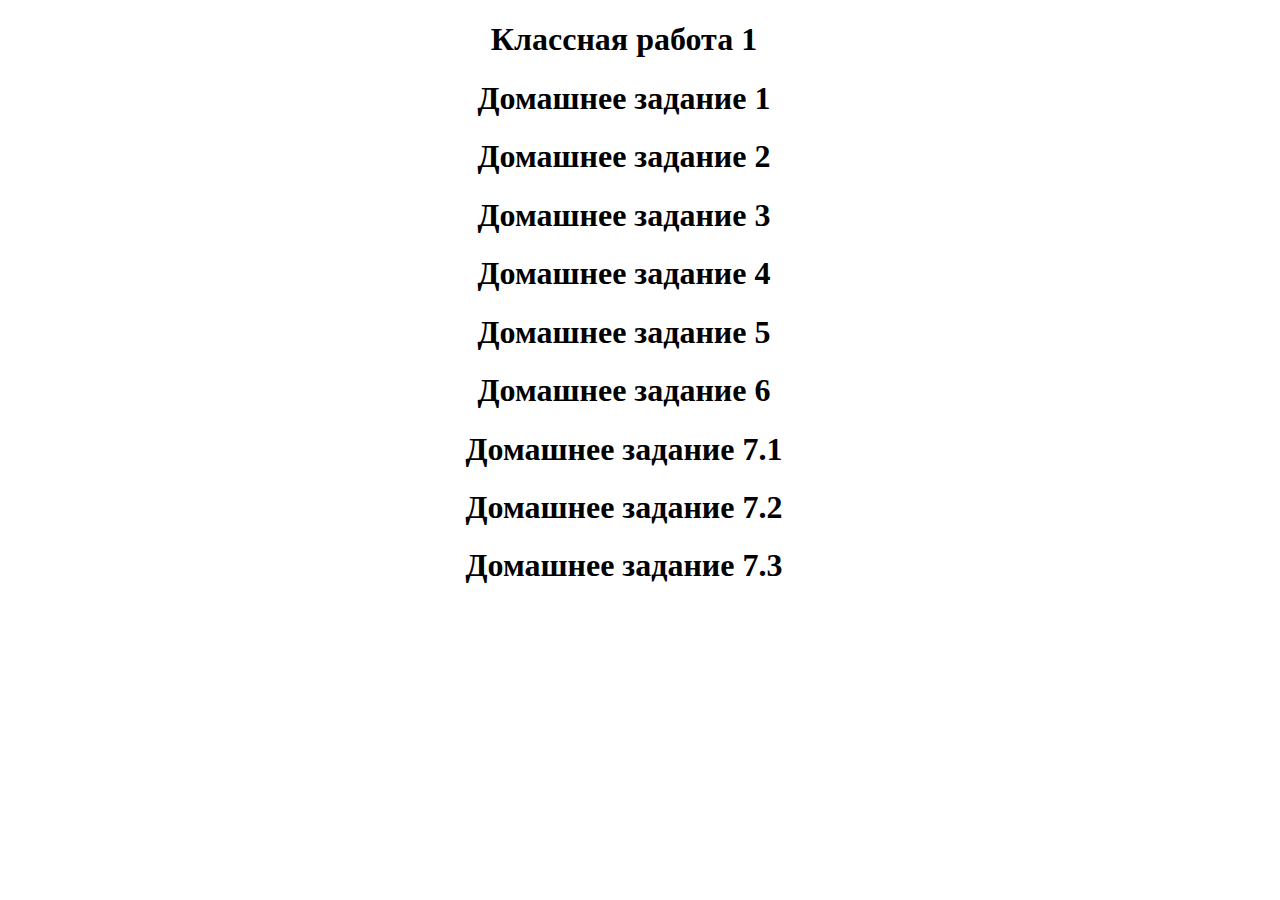
<file: index.html>
<!DOCTYPE html>
<html lang="en" dir="ltr">

<head>
  <link rel="apple-touch-icon" sizes="180x180" href="assets/apple-touch-icon.png">
  <link rel="icon" type="image/png" sizes="32x32" href="assets/favicon-32x32.png">
  <link rel="icon" type="image/png" sizes="16x16" href="assets/favicon-16x16.png">
  <link rel="manifest" href="assets/site.webmanifest">
  <link rel="mask-icon" href="assets/safari-pinned-tab.svg" color="#5bbad5">
  <meta name="msapplication-TileColor" content="#da532c">
  <meta name="theme-color" content="#ffffff">
  <meta charset="utf-8">
  <title>Дмитрий</title>
  <style media="screen">
    a {
      text-decoration: none;
      color: #000;
      padding: 2px 1px 0;
      margin: auto 1em 0 0;
    }

    a:hover {
      border-bottom: 1px solid;
      background: rgb(230, 230, 230);
    }

    a:active {
      border-bottom: 1px solid;
      background: rgb(221, 230, 255);
    }
  </style>
</head>

<body>
  <h1 align=center><a href="cw1/classwork.html">Классная работа 1</a></h1>
  <h1 align=center><a href="hw1/hw.html">Домашнее задание 1</a></h1>
  <h1 align=center><a href="hw2/hw2.html">Домашнее задание 2</a></h1>
  <h1 align=center><a href="hw3/hw3.html">Домашнее задание 3</a></h1>
  <h1 align=center><a href="hw4/hw4.html">Домашнее задание 4</a></h1>
  <h1 align=center><a href="hw5/hw5.html">Домашнее задание 5</a></h1>
  <h1 align=center><a href="hw6/hw6.html">Домашнее задание 6</a></h1>
  <h1 align=center><a href="hw7/hw7.html">Домашнее задание 7.1</a></h1>
  <h1 align=center><a href="hw7/hw7.1.html">Домашнее задание 7.2</a></h1>
  <h1 align=center><a href="hw7/hw7.2.html">Домашнее задание 7.3</a></h1>

  <!--<h1 align=center><a href="">Ошибка 404 (потом сделаю)</a></h1>-->
</body>

</html>
</file>
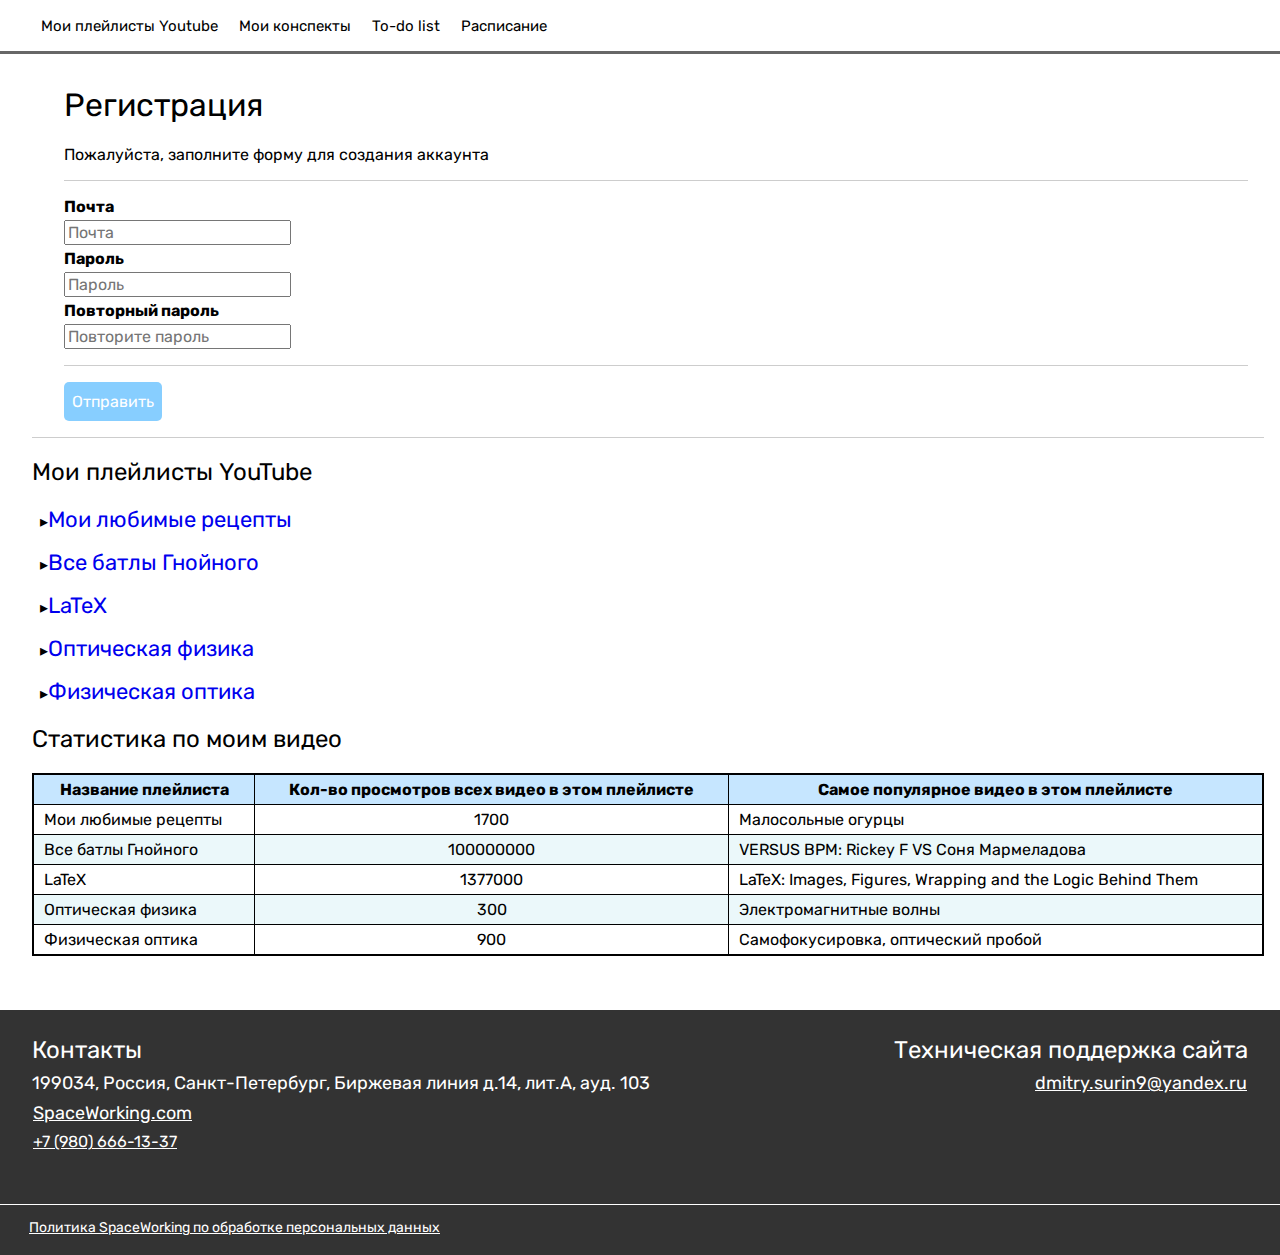
<file: hw.html>
<!DOCTYPE html>
<html lang="ru" dir="ltr">
  <head>
    <meta charset="utf-8">
    <title>Youtube-аналитика</title>
    <link rel="stylesheet" href="hw.css">
    <link rel="preconnect" href="https://fonts.googleapis.com">
    <link rel="preconnect" href="https://fonts.gstatic.com" crossorigin>
    <link href="https://fonts.googleapis.com/css2?family=Rubik&display=swap" rel="stylesheet">
  </head>
  <body>
    <header>
      <nav>
        <ul id="topmenu">
          <li>
            <a href="https://www.youtube.com/feed/library">Мои плейлисты Youtube</a>
          </li>
          <li>
            <a href="classwork.html">Мои конспекты</a>
          </li>
          <li>
            <a href="https://www.youtube.com/playlist?list=WL">To-do list</a>
          </li>
          <li>
            <a href="https://chizhik-tram.ru/schedule">Расписание</a>
          </li>
        </ul>
      </nav>
      <hr class="thick">
    </header>
    <section id="registration">
      <h1>Регистрация</h1>
      <p>Пожалуйста, заполните форму для создания аккаунта</p>
      <hr class="thin">
      <form class="reg" action="#" method="post">
        <p><b>Почта</b></p>
        <input type="text" placeholder="Почта">
        <p><b>Пароль</b></p>
        <input type="password" placeholder="Пароль">
        <p><b>Повторный пароль</b></p>
        <input type="password" placeholder="Повторите пароль">
        <hr class="thin">
        <button class="submit" type="submit" name="button">Отправить</button>
      </form>
    </section>
    <section id="playlists">
      <hr class="thin">
      <h2>Мои плейлисты YouTube</h2>
      <ul>
        <li>
          <a href="https://www.youtube.com/playlist?list=PLpUE7j4FDIeKojBnUwKLFBvMsAymsp7Ny">Мои любимые рецепты</a>
        </li>
        <li>
          <a href="https://www.youtube.com/playlist?list=PLq0I6y9SndzycF5iL-R-FuZeYuJs6JrjQ">Все батлы Гнойного</a>
        </li>
        <li>
          <a href="https://www.youtube.com/playlist?list=PL-p5XmQHB_JSQvW8_mhBdcwEyxdVX0c1T">LaTeX</a>
        </li>
        <li>
          <a href="https://www.youtube.com/playlist?list=PLYa--gJSWhNH0v1wqXVSQN5wYICPFVQ9a">Оптическая физика</a>
        </li>
        <li>
          <a href="https://www.youtube.com/playlist?list=PLYLAAGsAQhw9nEvX4BxcRMTRffGvIzMis">Физическая оптика</a>
        </li>
      </ul>
    </section>
    <section id="stats">
      <h2>Статистика по моим видео</h2>
      <table>
        <thead>
          <tr>
            <th>Название плейлиста</th>
            <th>Кол-во просмотров всех видео в этом плейлисте</th>
            <th>Самое популярное видео в этом плейлисте</th>
          </tr>
        </thead>
        <tbody>
          <tr>
            <td>Мои любимые рецепты</td>
            <td>1700</td>
            <td>Малосольные огурцы</td>
          </tr>
          <tr>
            <td>Все батлы Гнойного</td>
            <td>100000000</td>
            <td>VERSUS BPM: Rickey F VS Соня Мармеладова</td>
          </tr>
          <tr>
            <td>LaTeX</td>
            <td>1377000</td>
            <td>LaTeX: Images, Figures, Wrapping and the Logic Behind Them</td>
          </tr>
          <tr>
            <td>Оптическая физика</td>
            <td>300</td>
            <td>Электромагнитные волны</td>
          </tr>
          <tr>
            <td>Физическая оптика</td>
            <td>900</td>
            <td>Самофокусировка, оптический пробой</td>
          </tr>
        </tbody>
      </table>
      <br>
      <br>
    </section>
    <footer>
      <div id="footer">
        <div id="contacts">
          <h2>Контакты</h2>
          <p>199034, Россия, Санкт-Петербург, Биржевая линия д.14, лит.А, ауд. 103</p>
          <p><a href="https://spaceworking.com">SpaceWorking.com</a></p>
          <a href="tel:+79806661337">+7 (980) 666-13-37</a>
        </div>
        <div id="support">
          <h2>Техническая поддержка сайта</h2>
          <p><a href="mailto:dmitry.surin9@yandex.ru">dmitry.surin9@yandex.ru</a></p>
        </div>
      </div>
      <br>
      <br>
      <hr class="footer-thin">
      <p class="politics"><a href="">Политика SpaceWorking по обработке персональных данных</a></p>
      <br>
    </footer>
  </body>
</html>
</file>
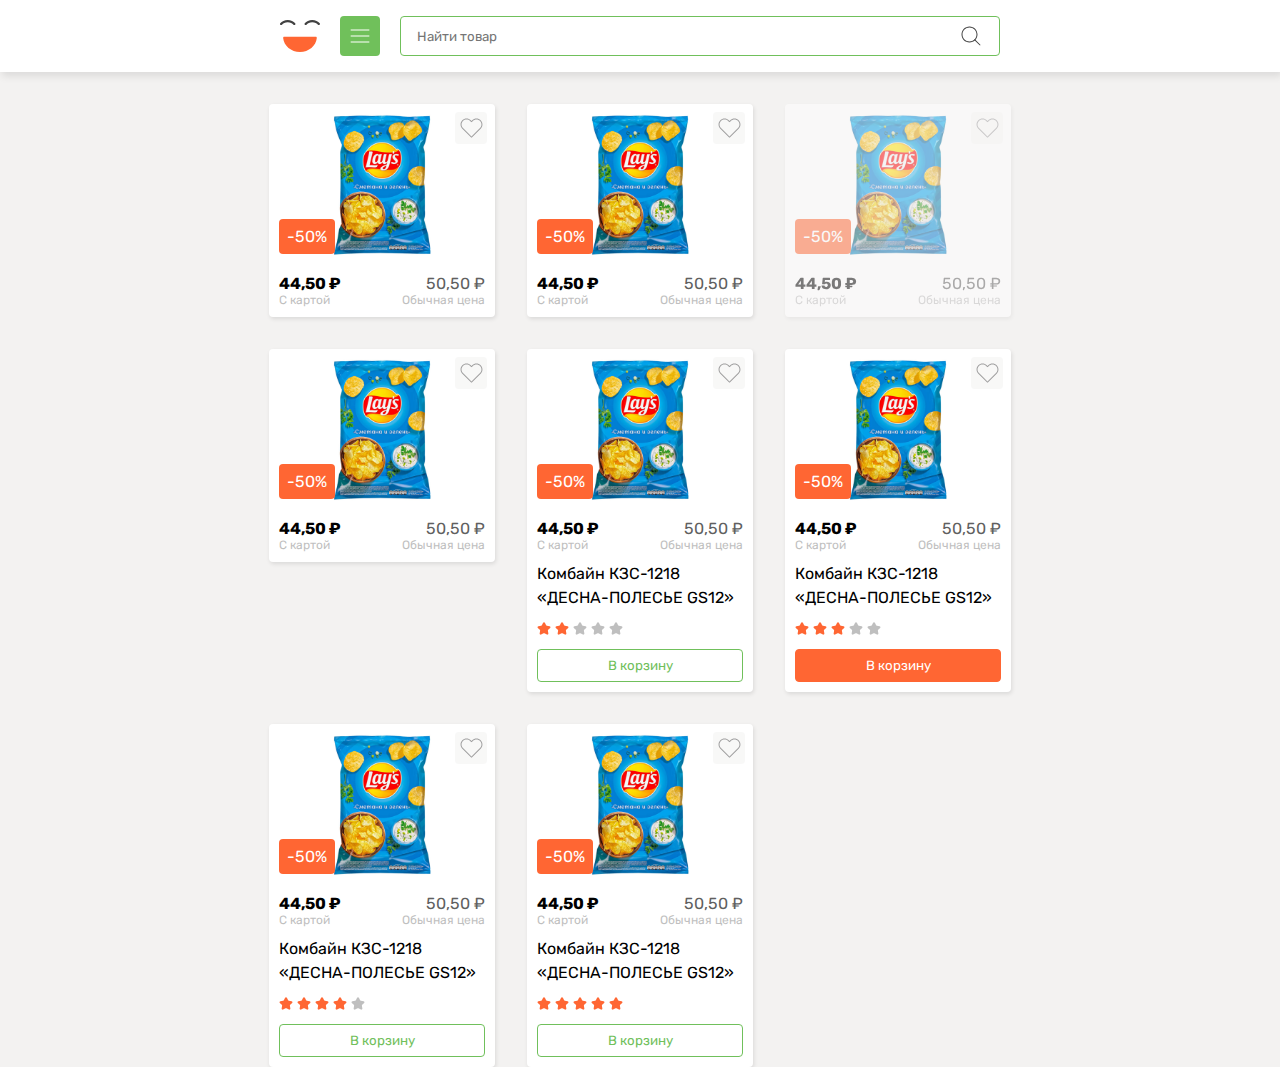
<file: hw5/hw5.html>
<!DOCTYPE html>
<html lang="en" dir="ltr">

<head>
  <meta charset="utf-8">
  <link rel="stylesheet" href="hw5.css">
  <link rel="preconnect" href="https://fonts.googleapis.com">
  <link rel="preconnect" href="https://fonts.gstatic.com" crossorigin>
  <link href="https://fonts.googleapis.com/css2?family=Rubik:wght@400;700&display=swap" rel="stylesheet">
  <title>Северяночка</title>
</head>

<body>
  <header>
    <a href="#" class="logo">
      <img src="logo-pic.svg" alt="">
      <img src="logo-text.svg" alt="">
    </a>
    <div class="catalog button">
      <img src="menu.svg" alt="">
      <span class="catalog-text">Каталог</span>
      <div class="catalog-menu">
        <div class="avatar">
          <img src="avatar.svg" alt="">
          <span>Алексей</span>
          <img src="x.svg" alt="">
        </div>
        <ul class="catalog-list">
          <li><a href="#">Хлебобулочные изделия</a></li>
          <li><a href="#">Молоко, сыр, яйцо</a></li>
          <li><a href="#">Фрукты и овощи</a></li>
          <li><a href="#">Замороженные продукты</a></li>
          <li><a href="#">Напитки</a></li>
          <li><a href="#">Кондитерские изделия</a></li>
          <li><a href="#">Чай, кофе</a></li>
          <li><a href="#">Бакалея</a></li>
          <li><a href="#">Здоровое питание</a></li>
          <li><a href="#">Зоотовары</a></li>
          <li><a href="#">Детское питание</a></li>
          <li><a href="#">Мясо, птица, колбаса</a></li>
        </ul>
      </div>
    </div>
    <div class="search">
      <input type="search" name="" value="" placeholder="Найти товар">
    </div>
    <a href="#" class="favorites">
      Избранное
    </a>
    <a href="#" class="orders">
      Заказы
    </a>
    <a href="#" class="cart">
      Корзина
      <div class="cart-counter">
        1
      </div>
    </a>
    <a href="#" class="login button">
      Войти
      <img src="log-in.svg" alt="">
    </a>
  </header>
  <main>
    <div class="item small">
      <div class="product-img">
        <img src="lays.svg">
        <input class="like" type="checkbox" id="like">
        <label for="like" class="like-label"></label>
        <div class="sale">-50%</div>
      </div>
      <div class="cost-with-card">
        <div>
          <b>44,50 ₽</b>
        </div>
        <div class=cost-text>
          С картой
        </div>
      </div>
      <div class="cost">
        <div>
          50,50 ₽
        </div>
        <div class="cost-text">
          Обычная цена
        </div>
      </div>
      <div class="product-name">
        Комбайн КЗС-1218 «ДЕСНА-ПОЛЕСЬЕ GS12»
      </div>
      <div class="stars">
        <img src="star_orange.svg">
        <img src="star_orange.svg">
        <img src="star_orange.svg">
        <img src="star_gray.svg">
        <img src="star_gray.svg">
      </div>
      <button class="add-to-cart" type="button" name="button">В корзину</button>
    </div>
    <div class="item small">
      <div class="product-img">
        <img src="lays.svg">
        <input class="like" type="checkbox" id="like2">
        <label for="like2" class="like-label"></label>
        <div class="sale">-50%</div>
      </div>
      <div class="cost-with-card">
        <div>
          <b>44,50 ₽</b>
        </div>
        <div class=cost-text>
          С картой
        </div>
      </div>
      <div class="cost">
        <div>
          50,50 ₽
        </div>
        <div class="cost-text">
          Обычная цена
        </div>
      </div>
      <div class="product-name">
        Комбайн КЗС-1218 «ДЕСНА-ПОЛЕСЬЕ GS12»
      </div>
      <div class="stars">
        <img src="star_orange.svg">
        <img src="star_orange.svg">
        <img src="star_orange.svg">
        <img src="star_gray.svg">
        <img src="star_gray.svg">
      </div>
      <button class="add-to-cart" type="button" name="button">В корзину</button>
    </div>
    <div class="item small disabled">
      <div class="product-img">
        <img src="lays.svg">
        <input class="like" type="checkbox" id="like3">
        <label for="like3" class="like-label"></label>
        <div class="sale">-50%</div>
      </div>
      <div class="cost-with-card">
        <div>
          <b>44,50 ₽</b>
        </div>
        <div class=cost-text>
          С картой
        </div>
      </div>
      <div class="cost">
        <div>
          50,50 ₽
        </div>
        <div class="cost-text">
          Обычная цена
        </div>
      </div>
      <div class="product-name">
        Комбайн КЗС-1218 «ДЕСНА-ПОЛЕСЬЕ GS12»
      </div>
      <div class="stars">
        <img src="star_orange.svg">
        <img src="star_orange.svg">
        <img src="star_orange.svg">
        <img src="star_gray.svg">
        <img src="star_gray.svg">
      </div>
      <button class="add-to-cart" type="button" name="button">В корзину</button>
    </div>
    <div class="item small">
      <div class="product-img">
        <img src="lays.svg">
        <input class="like" type="checkbox" id="like4">
        <label for="like4" class="like-label"></label>
        <div class="sale">-50%</div>
      </div>
      <div class="cost-with-card">
        <div>
          <b>44,50 ₽</b>
        </div>
        <div class=cost-text>
          С картой
        </div>
      </div>
      <div class="cost">
        <div>
          50,50 ₽
        </div>
        <div class="cost-text">
          Обычная цена
        </div>
      </div>
      <div class="product-name">
        Комбайн КЗС-1218 «ДЕСНА-ПОЛЕСЬЕ GS12»
      </div>
      <div class="stars">
        <img src="star_orange.svg">
        <img src="star_orange.svg">
        <img src="star_orange.svg">
        <img src="star_gray.svg">
        <img src="star_gray.svg">
      </div>
      <button class="add-to-cart" type="button" name="button">В корзину</button>
    </div>
    <div class="item">
      <div class="product-img">
        <img src="lays.svg">
        <input class="like" type="checkbox" id="like5">
        <label for="like5" class="like-label"></label>
        <div class="sale">-50%</div>
      </div>
      <div class="cost-with-card">
        <div>
          <b>44,50 ₽</b>
        </div>
        <div class=cost-text>
          С картой
        </div>
      </div>
      <div class="cost">
        <div>
          50,50 ₽
        </div>
        <div class="cost-text">
          Обычная цена
        </div>
      </div>
      <div class="product-name">
        Комбайн КЗС-1218 «ДЕСНА-ПОЛЕСЬЕ GS12»
      </div>
      <div class="stars">
        <img src="star_orange.svg">
        <img src="star_orange.svg">
        <img src="star_gray.svg">
        <img src="star_gray.svg">
        <img src="star_gray.svg">
      </div>
      <button class="add-to-cart" type="button" name="button">В корзину</button>
    </div>
    <div class="item">
      <div class="product-img">
        <img src="lays.svg">
        <input class="like" type="checkbox" id="like6">
        <label for="like6" class="like-label"></label>
        <div class="sale">-50%</div>
      </div>
      <div class="cost-with-card">
        <div>
          <b>44,50 ₽</b>
        </div>
        <div class=cost-text>
          С картой
        </div>
      </div>
      <div class="cost">
        <div>
          50,50 ₽
        </div>
        <div class="cost-text">
          Обычная цена
        </div>
      </div>
      <div class="product-name">
        Комбайн КЗС-1218 «ДЕСНА-ПОЛЕСЬЕ GS12»
      </div>
      <div class="stars">
        <img src="star_orange.svg">
        <img src="star_orange.svg">
        <img src="star_orange.svg">
        <img src="star_gray.svg">
        <img src="star_gray.svg">
      </div>
      <button class="add-to-cart added-to-cart" type="button" name="button">В корзину</button>
    </div>
    <div class="item" disabled>
      <div class="product-img">
        <img src="lays.svg">
        <input class="like" type="checkbox" id="like7">
        <label for="like7" class="like-label"></label>
        <div class="sale">-50%</div>
      </div>
      <div class="cost-with-card">
        <div>
          <b>44,50 ₽</b>
        </div>
        <div class=cost-text>
          С картой
        </div>
      </div>
      <div class="cost">
        <div>
          50,50 ₽
        </div>
        <div class="cost-text">
          Обычная цена
        </div>
      </div>
      <div class="product-name">
        Комбайн КЗС-1218 «ДЕСНА-ПОЛЕСЬЕ GS12»
      </div>
      <div class="stars">
        <img src="star_orange.svg">
        <img src="star_orange.svg">
        <img src="star_orange.svg">
        <img src="star_orange.svg">
        <img src="star_gray.svg">
      </div>
      <button class="add-to-cart" type="button" name="button">В корзину</button>
    </div>
    <div class="item">
      <div class="product-img">
        <img src="lays.svg">
        <input class="like" type="checkbox" id="like8">
        <label for="like8" class="like-label"></label>
        <div class="sale">-50%</div>
      </div>
      <div class="cost-with-card">
        <div>
          <b>44,50 ₽</b>
        </div>
        <div class=cost-text>
          С картой
        </div>
      </div>
      <div class="cost">
        <div>
          50,50 ₽
        </div>
        <div class="cost-text">
          Обычная цена
        </div>
      </div>
      <div class="product-name">
        Комбайн КЗС-1218 «ДЕСНА-ПОЛЕСЬЕ GS12»
      </div>
      <div class="stars">
        <img src="star_orange.svg">
        <img src="star_orange.svg">
        <img src="star_orange.svg">
        <img src="star_orange.svg">
        <img src="star_orange.svg">
      </div>
      <button class="add-to-cart" type="button" name="button">В корзину</button>
    </div>
  </main>
</body>

</html>
</file>
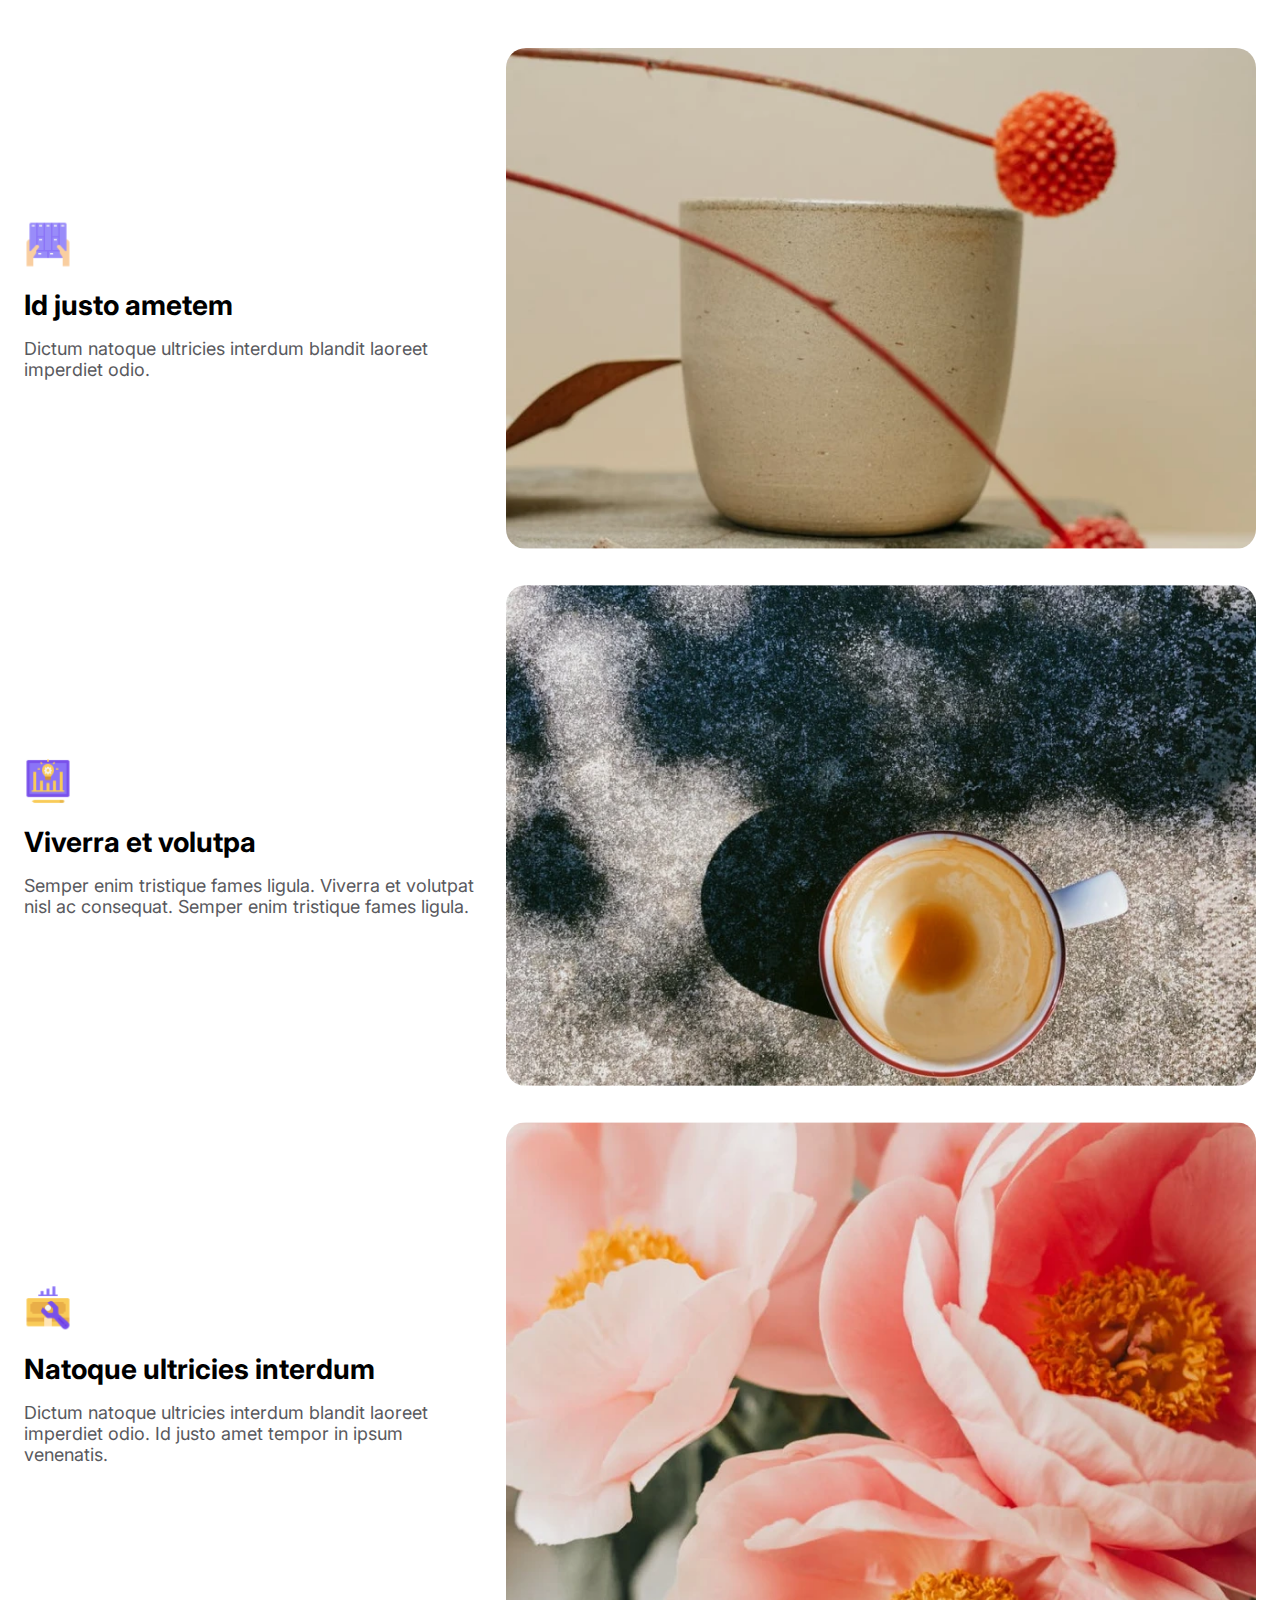
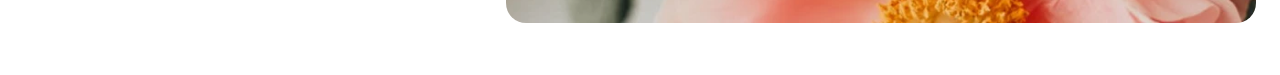
<file: hw7/hw7.1.html>
<!DOCTYPE html>
<html lang="en" dir="ltr">

<head>
  <meta charset="utf-8">
  <meta name="viewport" content="width=device-width, initial-scale=1.0">
  <link rel="stylesheet" href="hw7.1.css">
  <link rel="preconnect" href="https://fonts.googleapis.com">
  <link rel="preconnect" href="https://fonts.gstatic.com" crossorigin>
  <link href="https://fonts.googleapis.com/css2?family=Inter:wght@400;700&display=swap" rel="stylesheet">
  <title></title>
</head>

<body>
  <div class="wrapper">
    <article class="cards">
      <section class="card">
        <div class="card-info">
          <img src="sources/icon1.svg" class="card-icon">
          <h1 class="card-heading">Id justo ametem</h1>
          <p class="card-text">Dictum natoque ultricies interdum blandit laoreet imperdiet odio.</p>
        </div>
        <picture class="card-img">
          <source srcset="sources/img1.webp" type="image/webp">
          <img src="sources/img1.jpg" alt="Горшок">
        </picture>
      </section>
      <section class="card">
        <div class="card-info">
          <img src="sources/icon2.svg" class="card-icon">
          <h1 class="card-heading">Viverra et volutpa</h1>
          <p class="card-text">Semper enim tristique fames ligula. Viverra et volutpat nisl ac consequat. Semper enim tristique fames ligula.</p>
        </div>
        <picture class="card-img">
          <source srcset="sources/img2.webp" type="image/webp">
          <img src="sources/img2.jpg" alt="Кружка">
        </picture>
      </section>
      <section class="card">
        <div class="card-info">
          <img src="sources/icon3.svg" class="card-icon">
          <h1 class="card-heading">Natoque ultricies interdum</h1>
          <p class="card-text">Dictum natoque ultricies interdum blandit laoreet imperdiet odio. Id justo amet tempor in ipsum venenatis.</p>
        </div>
        <picture class="card-img">
          <source srcset="sources/img3.webp" type="image/webp">
          <img src="sources/img3.jpg" alt="Цветы">
        </picture>
      </section>
    </article>
  </div>
</body>

</html>
</file>
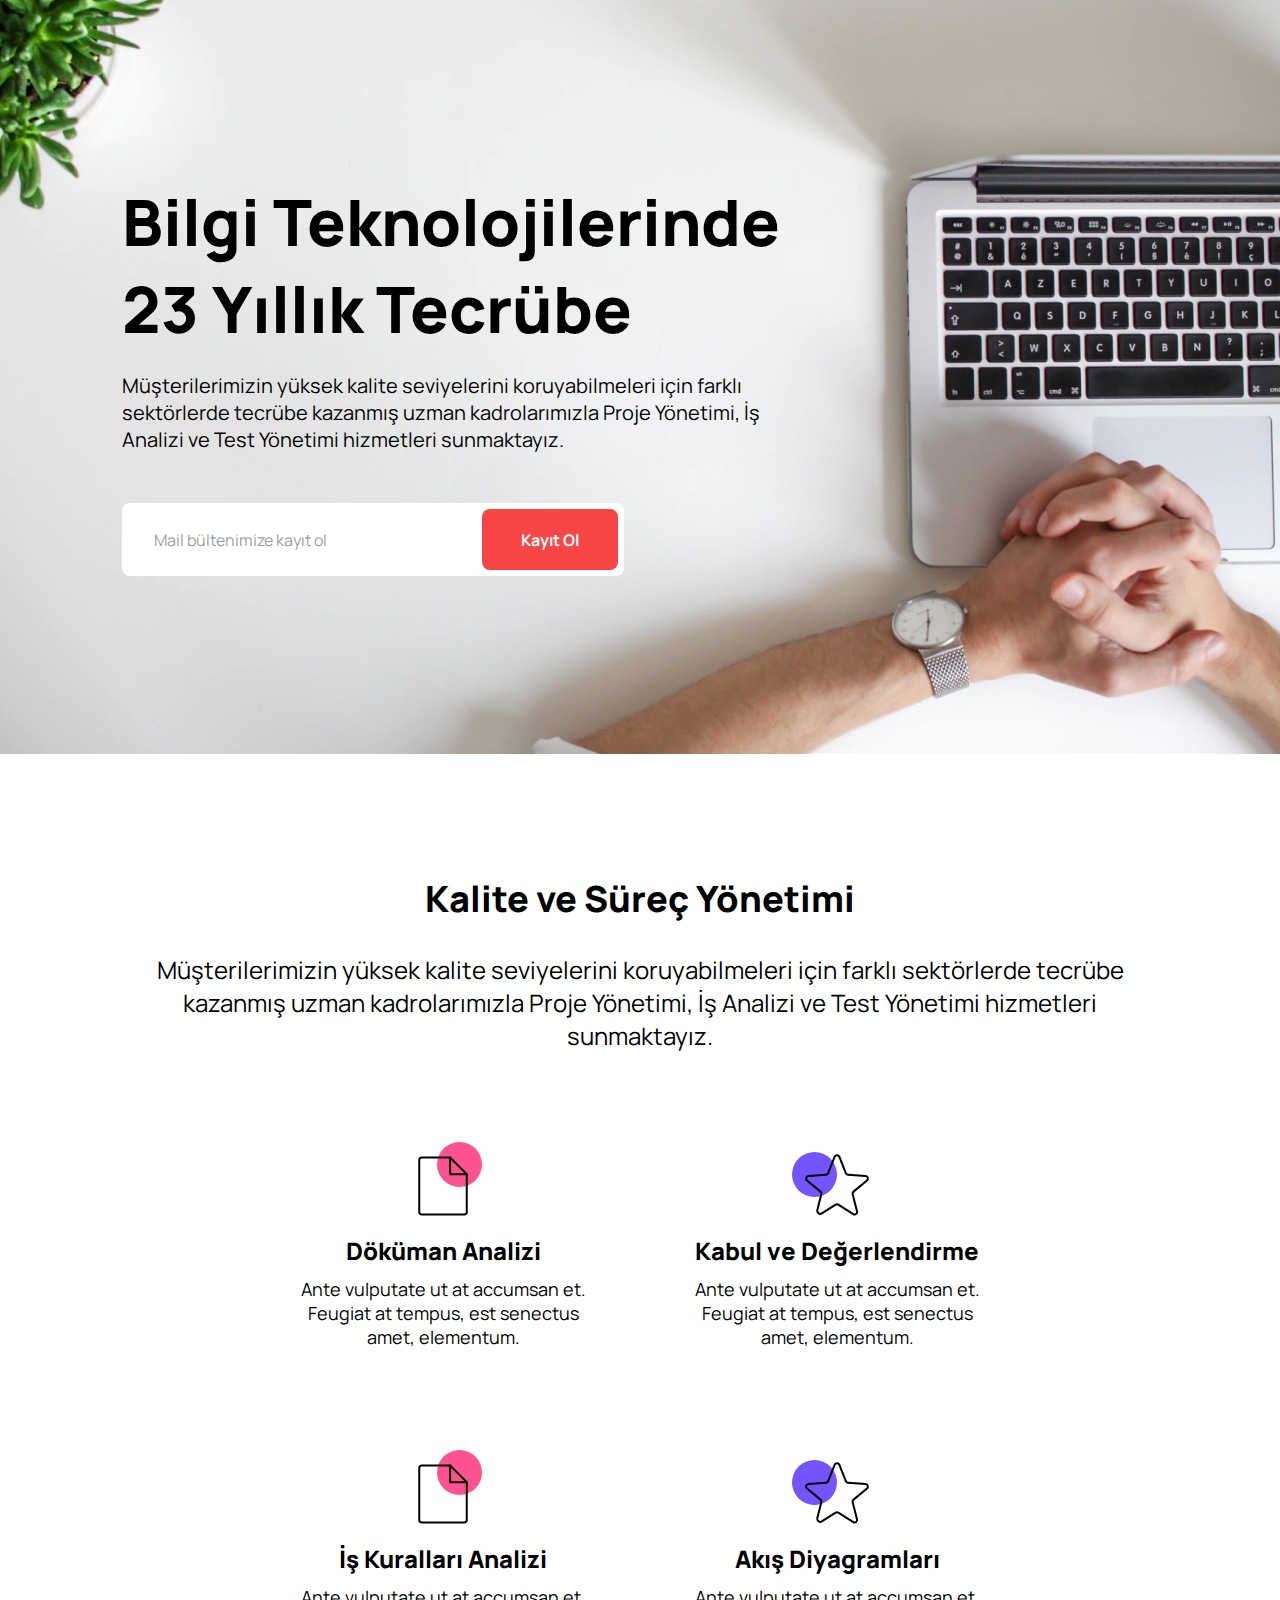
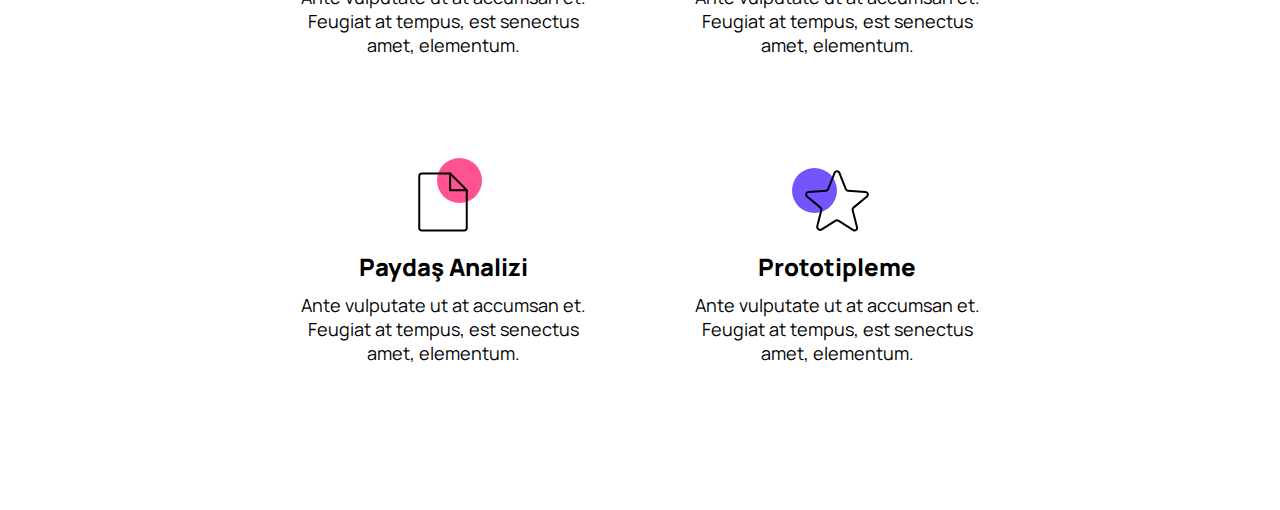
<file: hw7/hw7.2.html>
<!DOCTYPE html>
<html lang="en" dir="ltr">

<head>
  <meta charset="utf-8">
  <meta name="viewport" content="width=device-width, initial-scale=1.0">
  <link rel="stylesheet" href="hw7.2.css">
  <link rel="preconnect" href="https://fonts.googleapis.com">
  <link rel="preconnect" href="https://fonts.gstatic.com" crossorigin>
  <link href="https://fonts.googleapis.com/css2?family=Manrope:wght@400;700;800&display=swap" rel="stylesheet">
  <title></title>
</head>

<body>
  <header>
    <div class="header-text">
      <h1>Bilgi Teknolojilerinde<br>23 Yıllık Tecrübe</h1>
      <p>Müşterilerimizin yüksek kalite seviyelerini koruyabilmeleri için farklı sektörlerde tecrübe kazanmış uzman kadrolarımızla Proje Yönetimi, İş Analizi ve Test Yönetimi hizmetleri sunmaktayız.</p>
      <form class="ivent-registration" action="https://httpbin.org/post" method="post">
        <input class="mail-input" type="email" name="email" placeholder="Mail bültenimize kayıt ol">
        <input class="submit-btn" type="submit" name="email" value="Kayıt Ol">
      </form>
    </div>
  </header>
  <main>
    <section class="info">
      <h2>Kalite ve Süreç Yönetimi</h2>
      <p>Müşterilerimizin yüksek kalite seviyelerini koruyabilmeleri için farklı sektörlerde tecrübe kazanmış uzman kadrolarımızla Proje Yönetimi, İş Analizi ve Test Yönetimi hizmetleri sunmaktayız.</p>
    </section>
    <section class="cards">
      <div class="card card1">

        <div class="circle circle1"></div>
        <svg width="76" height="76" viewBox="0 0 76 76" fill="none" xmlns="http://www.w3.org/2000/svg">
          <path
            d="M59.3751 66.5H16.6249C15.995 66.5 15.3909 66.2498 14.9456 65.8044C14.5002 65.359 14.25 64.7549 14.25 64.125V11.875C14.25 11.2451 14.5002 10.641 14.9456 10.1956C15.3909 9.75025 15.995 9.50002 16.6249 9.5H45.1258L61.75 26.125V64.125C61.75 64.7549 61.4998 65.359 61.0544 65.8044C60.6091 66.2498 60.005 66.5 59.3751 66.5V66.5Z"
            stroke="black" stroke-width="2" stroke-linecap="round" stroke-linejoin="round" />
          <path d="M45.125 9.5V26.125H61.7524" stroke="black" stroke-width="2" stroke-linecap="round" stroke-linejoin="round" />
        </svg>


        <h3>Döküman Analizi</h3>
        <span>Ante vulputate ut at accumsan et. Feugiat at tempus, est senectus amet, elementum.</span>
      </div>
      <div class="card card2">
        <div class="circle circle2"></div>
        <svg width="76" height="76" viewBox="0 0 76 76" fill="none" xmlns="http://www.w3.org/2000/svg">
          <path
            d="M39.3095 56.6237L54.2826 66.11C56.1965 67.3226 58.5728 65.5192 58.0048 63.285L53.6788 46.2674C53.557 45.7935 53.5714 45.2947 53.7204 44.8286C53.8694 44.3624 54.147 43.9478 54.5212 43.6324L67.9481 32.457C69.7123 30.9886 68.8017 28.0607 66.535 27.9136L49.0004 26.7756C48.5281 26.7418 48.0752 26.5746 47.6942 26.2934C47.3133 26.0122 47.0201 25.6285 46.8487 25.1871L40.3091 8.71856C40.1313 8.25004 39.8152 7.84669 39.4028 7.56206C38.9904 7.27744 38.5011 7.125 38 7.125C37.4989 7.125 37.0097 7.27744 36.5972 7.56206C36.1848 7.84669 35.8687 8.25004 35.691 8.71856L29.1513 25.1871C28.98 25.6285 28.6867 26.0122 28.3058 26.2934C27.9249 26.5746 27.4719 26.7418 26.9996 26.7756L9.46498 27.9136C7.19832 28.0607 6.28772 30.9886 8.05196 32.457L21.4788 43.6324C21.853 43.9478 22.1306 44.3624 22.2796 44.8286C22.4286 45.2947 22.443 45.7935 22.3212 46.2674L18.3093 62.0494C17.6278 64.7303 20.4793 66.8945 22.776 65.4394L36.6905 56.6237C37.0818 56.3746 37.5361 56.2423 38 56.2423C38.4639 56.2423 38.9182 56.3746 39.3095 56.6237V56.6237Z"
            stroke="black" stroke-width="2" stroke-linecap="round" stroke-linejoin="round" />
        </svg>

        <h3>Kabul ve Değerlendirme</h3>
        <span>Ante vulputate ut at accumsan et. Feugiat at tempus, est senectus amet, elementum.</span>
      </div>
      <div class="card card3">
        <div class="circle circle1"></div>
        <svg width="76" height="76" viewBox="0 0 76 76" fill="none" xmlns="http://www.w3.org/2000/svg">
          <path
            d="M59.3751 66.5H16.6249C15.995 66.5 15.3909 66.2498 14.9456 65.8044C14.5002 65.359 14.25 64.7549 14.25 64.125V11.875C14.25 11.2451 14.5002 10.641 14.9456 10.1956C15.3909 9.75025 15.995 9.50002 16.6249 9.5H45.1258L61.75 26.125V64.125C61.75 64.7549 61.4998 65.359 61.0544 65.8044C60.6091 66.2498 60.005 66.5 59.3751 66.5V66.5Z"
            stroke="black" stroke-width="2" stroke-linecap="round" stroke-linejoin="round" />
          <path d="M45.125 9.5V26.125H61.7524" stroke="black" stroke-width="2" stroke-linecap="round" stroke-linejoin="round" />
        </svg>
        <h3>İş Kuralları Analizi</h3>
        <span>Ante vulputate ut at accumsan et. Feugiat at tempus, est senectus amet, elementum.</span>
      </div>
      <div class="card card4">
        <div class="circle circle2"></div>
        <svg width="76" height="76" viewBox="0 0 76 76" fill="none" xmlns="http://www.w3.org/2000/svg">
          <path
            d="M39.3095 56.6237L54.2826 66.11C56.1965 67.3226 58.5728 65.5192 58.0048 63.285L53.6788 46.2674C53.557 45.7935 53.5714 45.2947 53.7204 44.8286C53.8694 44.3624 54.147 43.9478 54.5212 43.6324L67.9481 32.457C69.7123 30.9886 68.8017 28.0607 66.535 27.9136L49.0004 26.7756C48.5281 26.7418 48.0752 26.5746 47.6942 26.2934C47.3133 26.0122 47.0201 25.6285 46.8487 25.1871L40.3091 8.71856C40.1313 8.25004 39.8152 7.84669 39.4028 7.56206C38.9904 7.27744 38.5011 7.125 38 7.125C37.4989 7.125 37.0097 7.27744 36.5972 7.56206C36.1848 7.84669 35.8687 8.25004 35.691 8.71856L29.1513 25.1871C28.98 25.6285 28.6867 26.0122 28.3058 26.2934C27.9249 26.5746 27.4719 26.7418 26.9996 26.7756L9.46498 27.9136C7.19832 28.0607 6.28772 30.9886 8.05196 32.457L21.4788 43.6324C21.853 43.9478 22.1306 44.3624 22.2796 44.8286C22.4286 45.2947 22.443 45.7935 22.3212 46.2674L18.3093 62.0494C17.6278 64.7303 20.4793 66.8945 22.776 65.4394L36.6905 56.6237C37.0818 56.3746 37.5361 56.2423 38 56.2423C38.4639 56.2423 38.9182 56.3746 39.3095 56.6237V56.6237Z"
            stroke="black" stroke-width="2" stroke-linecap="round" stroke-linejoin="round" />
        </svg>
        <h3>Akış Diyagramları</h3>
        <span>Ante vulputate ut at accumsan et. Feugiat at tempus, est senectus amet, elementum.</span>
      </div>
      <div class="card card5">
        <div class="circle circle1"></div>
        <svg width="76" height="76" viewBox="0 0 76 76" fill="none" xmlns="http://www.w3.org/2000/svg">
          <path
            d="M59.3751 66.5H16.6249C15.995 66.5 15.3909 66.2498 14.9456 65.8044C14.5002 65.359 14.25 64.7549 14.25 64.125V11.875C14.25 11.2451 14.5002 10.641 14.9456 10.1956C15.3909 9.75025 15.995 9.50002 16.6249 9.5H45.1258L61.75 26.125V64.125C61.75 64.7549 61.4998 65.359 61.0544 65.8044C60.6091 66.2498 60.005 66.5 59.3751 66.5V66.5Z"
            stroke="black" stroke-width="2" stroke-linecap="round" stroke-linejoin="round" />
          <path d="M45.125 9.5V26.125H61.7524" stroke="black" stroke-width="2" stroke-linecap="round" stroke-linejoin="round" />
        </svg>
        <h3>Paydaş Analizi</h3>
        <span>Ante vulputate ut at accumsan et. Feugiat at tempus, est senectus amet, elementum.</span>
      </div>
      <div class="card card6">
        <div class="circle circle2"></div>
        <svg width="76" height="76" viewBox="0 0 76 76" fill="none" xmlns="http://www.w3.org/2000/svg">
          <path
            d="M39.3095 56.6237L54.2826 66.11C56.1965 67.3226 58.5728 65.5192 58.0048 63.285L53.6788 46.2674C53.557 45.7935 53.5714 45.2947 53.7204 44.8286C53.8694 44.3624 54.147 43.9478 54.5212 43.6324L67.9481 32.457C69.7123 30.9886 68.8017 28.0607 66.535 27.9136L49.0004 26.7756C48.5281 26.7418 48.0752 26.5746 47.6942 26.2934C47.3133 26.0122 47.0201 25.6285 46.8487 25.1871L40.3091 8.71856C40.1313 8.25004 39.8152 7.84669 39.4028 7.56206C38.9904 7.27744 38.5011 7.125 38 7.125C37.4989 7.125 37.0097 7.27744 36.5972 7.56206C36.1848 7.84669 35.8687 8.25004 35.691 8.71856L29.1513 25.1871C28.98 25.6285 28.6867 26.0122 28.3058 26.2934C27.9249 26.5746 27.4719 26.7418 26.9996 26.7756L9.46498 27.9136C7.19832 28.0607 6.28772 30.9886 8.05196 32.457L21.4788 43.6324C21.853 43.9478 22.1306 44.3624 22.2796 44.8286C22.4286 45.2947 22.443 45.7935 22.3212 46.2674L18.3093 62.0494C17.6278 64.7303 20.4793 66.8945 22.776 65.4394L36.6905 56.6237C37.0818 56.3746 37.5361 56.2423 38 56.2423C38.4639 56.2423 38.9182 56.3746 39.3095 56.6237V56.6237Z"
            stroke="black" stroke-width="2" stroke-linecap="round" stroke-linejoin="round" />
        </svg>
        <h3>Prototipleme</h3>
        <span>Ante vulputate ut at accumsan et. Feugiat at tempus, est senectus amet, elementum.</span>
      </div>
    </section>
  </main>
</body>

</html>
</file>
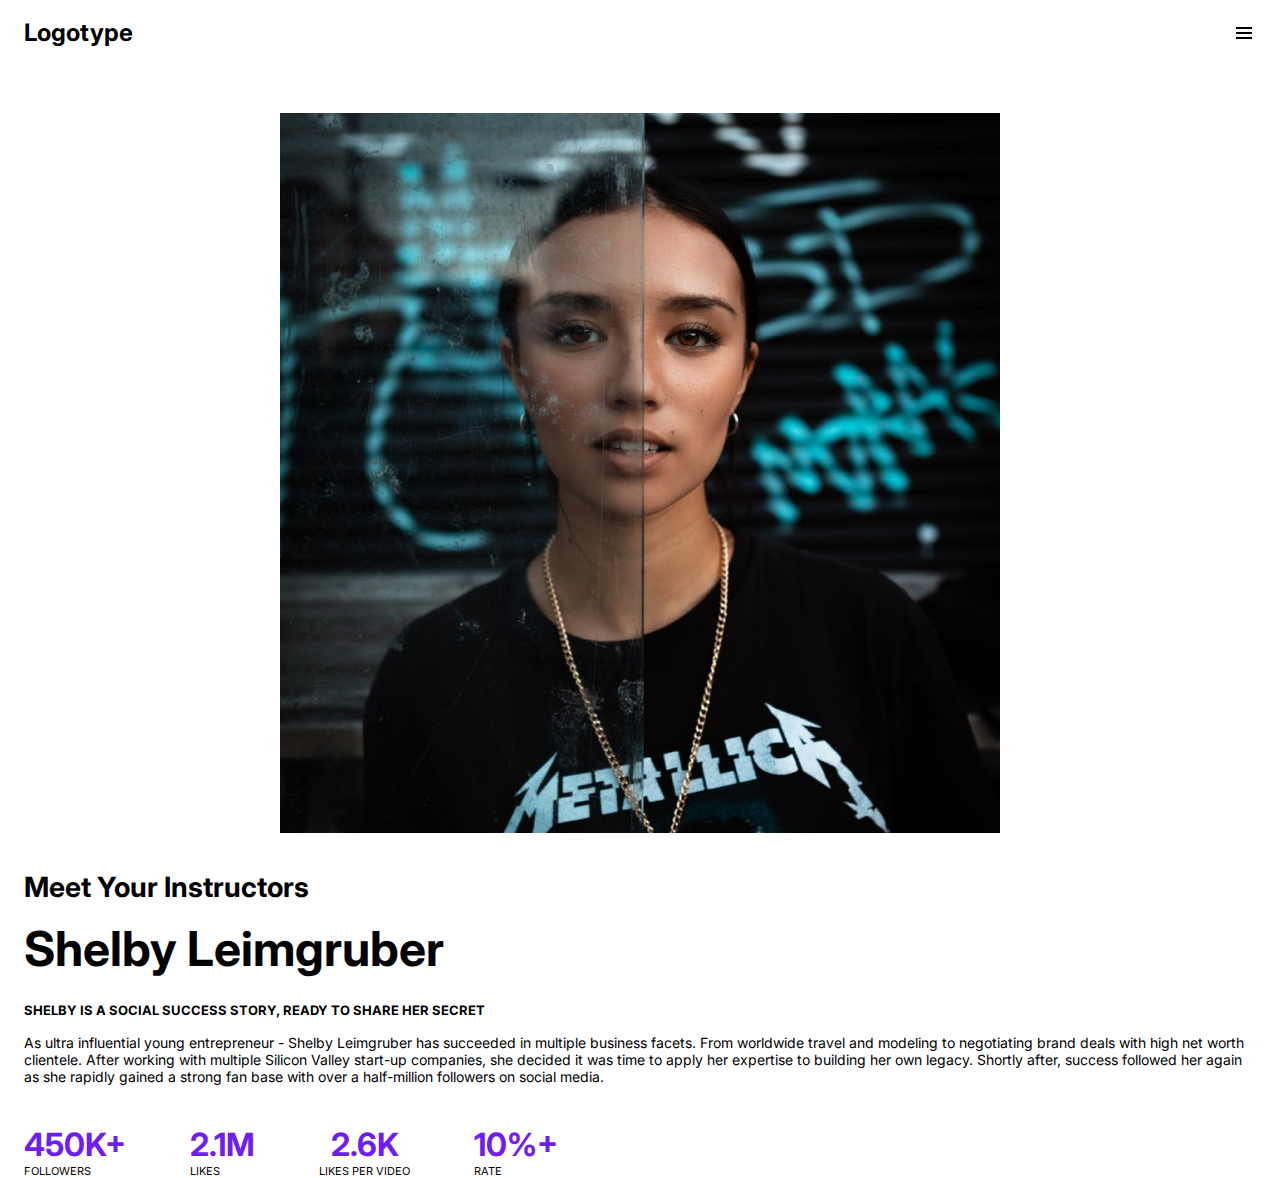
<file: hw7/hw7.html>
<!DOCTYPE html>
<html lang="en" dir="ltr">

<head>
  <meta charset="utf-8">
  <meta name="viewport" content="width=device-width, initial-scale=1.0">
  <link rel="stylesheet" href="hw7.css">
  <link rel="preconnect" href="https://fonts.googleapis.com">
  <link rel="preconnect" href="https://fonts.gstatic.com" crossorigin>
  <link href="https://fonts.googleapis.com/css2?family=Inter:wght@400;700&display=swap" rel="stylesheet">
  <title></title>
</head>

<body>
  <div class="wrapper">
    <header>
      <ul class="header">
        <li><a href="hw7.1.html">Teoms</a></li>
        <li><a href="hw7.2.html">Showase</a></li>
        <li><a href="#">Gallery</a></li>
        <li><a href="#">Blog</a></li>
        <li class="logotype"><a href="#">Logotype</a></li>
        <li><a href="#">Developers</a></li>
        <li><a href="#">Resources</a></li>
        <li><a href="#">Pricing</a></li>
        <li><a href="#">Contact</a></li>
        <li class="menu">
          <a href="#">
            <span class="line"></span>
            <ul class="submenu">
              <li><a href="#">Teoms</a></li>
              <li><a href="#">Showase</a></li>
              <li><a href="#">Gallery</a></li>
              <li><a href="#">Blog</a></li>
              <li><a href="#">Developers</a></li>
              <li><a href="#">Resources</a></li>
              <li><a href="#">Pricing</a></li>
              <li><a href="#">Contact</a></li>
            </ul>
          </a>
        </li>
      </ul>
    </header>
    <main>
      <article class="card">
        <section class="text">
          <h2>Meet Your Instructors</h2>
          <h1>Shelby Leimgruber</h1>
          <h3>SHELBY IS A SOCIAL SUCCESS STORY, READY TO SHARE HER SECRET</h3>
          <p>As ultra influential young entrepreneur - Shelby Leimgruber has succeeded in multiple business facets. From worldwide travel and modeling to negotiating brand deals with high net worth clientele. After working with multiple Silicon
            Valley start-up companies, she decided it was time to apply her expertise to building her own legacy. Shortly after, success followed her again as she rapidly gained a strong fan base with over a half-million followers on social media.
          </p>
        </section>
        <section class="stats">
          <div class="">
            <h1>450K+</h1>
            <p>Followers</p>
          </div>
          <div class="">
            <h1>2.1M</h1>
            <p>Likes</p>
          </div>
          <div class="">
            <h1 style="text-align:center">2.6K</h1>
            <p>Likes Per Video</p>
          </div>
          <div class="">
            <h1>10%+</h1>
            <p>Rate</p>
          </div>
        </section>
        <section class="photo">
          <picture>
            <source srcset="sources/photo-med.png" media="(max-width:456px)">
            <source srcset="sources/photo-big.png" media="(max-width:1439.5px)">
            <img src="sources/photo-med.png" alt="Shelby Leimgruber">
          </picture>
        </section>
      </article>
    </main>
  </div>

</body>

</html>
</file>
<file: hw.css>
body {
  margin: 0;
  font-family: 'Rubik', sans-serif;
}

h1, h2 {
  font-weight: 400;
}

.thick {
  border: none;
  border-top: 3px solid #676767;
}

.thin {
  border: none;
  border-top: 1px solid #cdcdcd;
  margin: 1em 0;
}

.footer-thin {
  border: none;
  border-top: 1px solid #ffffff;
}

ul {
  display: block;
}

nav li {
  display: inline-block;
  font-size: 15px;
}

#topmenu a {
  text-decoration: none;
  color: #000;
  padding: 2px 1px 0;
  margin: auto 1em 0 0;
}

a:hover {
  border-bottom: 1px solid;
  background: rgb(230, 230, 230);
}

a:active {
  border-bottom: 1px solid;
  background: rgb(221, 230, 255);
}

.reg form {
  margin: 10px auto;
}

.reg p {
  margin: 4px auto;
}

#registration {
  margin: 2em 2em 1em 4em;
}

button, input, select, textarea {
  font-family : inherit;
  font-size   : 100%;
}

#playlists, #stats {
  margin: 1em 1em 1em 2em;
}

#playlists ul {
  padding-left: 1em;
}

#playlists a {
  text-decoration: none;
  font-size: 22px;
}

#playlists li {
  margin: auto auto 1em;
  list-style-type: "▸";
}

.submit {
  padding: 10px 8px;
  border: none;
  border-radius: 5px;
  background: rgb(135, 206, 260);
  color: rgb(255, 255, 255);
}

button:hover {
  padding: 10px 8px;
  border: none;
  border-radius: 5px;
  background: rgb(105, 120, 142);
  color: rgb(255, 255, 255);
}

table {
  table-layout: auto;
  width: 100%;
  border-collapse: collapse;
  border: 2px solid;
}

th, td {
  border: 1px solid;
  padding: 5px 10px;
}

thead tr {
  background-color: rgb(198, 230, 255);
}

tbody tr:nth-child(even) {
  background-color: rgb(235, 248, 250);
}

td:nth-child(2) {
  text-align: center;
}

footer {
  background-color: rgb(51, 51, 51);
  width: 100%;
  color: white;
}

#footer {
  display: table;
  width: 100%;
}

#contacts {
  padding: 0.4em 2em;
  display: table-cell;
}

#support {
  padding: 0.4em 2em;
  text-align: right;
  display: table-cell;
}

footer a {
  color: white;
  padding: 2px 1px 0;
}

footer a:hover {
  border-bottom: none;
  background: rgb(24, 24, 24);
}

footer a:active {
  border-bottom: 1px solid;
  background: rgb(221, 230, 255);
}

footer p {
  margin: 8px 0;
  font-size: 18px;
}

footer h2 {
  margin-bottom: 0;
}

.politics {
  font-size: 14px;
  margin: 1em auto 0 2em;
}
</file>
<file: hw5/hw5.css>
* {
  font-family: 'Rubik', sans-serif;
  margin: 0;
  padding: 0;
}

body {
  display: grid;
  grid-column: 1fr;
  grid-row-gap: 40px;
  background: #F3F2F1;
}

/* Header */
header {
  background: #ffffff;
  display: flex;
  justify-content: center;
  align-items: center;
  height: 72px;
  box-shadow: 2px 4px 8px rgba(0, 0, 0, 0.1);
  gap: 16px;
}

header a {
  text-decoration: none;
  color: #000000;
}

.logo {
  display: flex;
  justify-content: space-between;
  align-items: center;
  width: 152px;
  height: 32px;
}

.catalog {
  width: 140px;
  background: #70C05B;
  color: #ffffff;
  margin-left: 20px;
  position: relative;
}

.catalog:hover .catalog-menu {
  display: flex;
}

.catalog-menu {
  z-index: 1;
  gap: 20px;
  padding: 20px;
  position: absolute;
  color: #000000;
  height: auto;
  background: #ffffff;
  top: 40px;
  flex-direction: column;
  justify-content: space-between;
  box-shadow: 2px 4px 8px rgba(0, 0, 0, 0.1);
  display: none;
}

.catalog-menu span {
  width: 180px;
}

.catalog-list {
  display: flex;
  flex-direction: column;
  list-style: none;
  gap: 16px;
}

.catalog-list a:hover {
  color: #FF6633;
}

.avatar {
  width: 280px;
  display: flex;
  gap: 10px;
  align-items: center;
  justify-content: space-between;
}

.search input {
  height: 40px;
  width: 434px;
  border: 1px solid #70C05B;
  border-radius: 4px;
  padding: 16px;
  background-image: url(search.svg);
  background-repeat: no-repeat;
  background-position: right 16px center;
  margin-right: 20px;
}

.favorites,
.orders,
.cart {
  display: flex;
  height: 46px;
  font-size: 12px;
  line-height: 18px;
  align-items: flex-end;
  background-repeat: no-repeat;
  background-position: center top;
}

.favorites {
  background-image: url(like.svg);
}

.orders {
  background-image: url(box.svg);
}

.cart {
  background-image: url(shopping-cart.svg);
  position: relative;
}

.cart-counter {
  position: absolute;
  top: -4px;
  right: 12px;
  background: #FF6633;
  color: #ffffff;
  height: 12px;
  width: 12px;
  border-radius: 4px;
  font-size: 10px;
  display: flex;
  align-items: center;
  justify-content: center;
}

.login {
  margin-left: 8px;
  width: 157px;
  color: #ffffff;
  background: #FF6633;
}

.button {
  height: 40px;
  border-radius: 4px;
  display: flex;
  align-items: center;
  justify-content: space-around;
}

/* Main */
main {
  display: grid;
  justify-content: center;
  align-content: center;
  align-items: start;
  grid-column-gap: 120px;
  grid-row-gap: 60px;
  grid-template-columns: repeat(4, 226px);
}

.item {
  position: relative;
  display: grid;
  grid-template-columns: 1fr 1fr;
  grid-row-gap: 10px;
  padding: 0 10px 10px 10px;
  background: #ffffff;
  border-radius: 4px;
  box-shadow: 1px 2px 4px rgba(0, 0, 0, 0.1);
}

.product-img {
  position: relative;
  width: 100%;
  height: 160px;
  grid-column: 1/3;
  display: flex;
  justify-content: center;
}

.product-img img {}

.disabled {
  opacity: 0.5;
}

.cost {
  color: #606060;
  text-align: right;
}

.cost-text {
  font-size: 12px;
  color: #BFBFBF;
}

/* Кликабельный лайк */
.like {
  position: absolute;
  z-index: -1;
  opacity: 0;
}

.like-label {
  position: absolute;
  top: 8px;
  right: -2px;
  display: inline-flex;
  align-items: center;
  user-select: none;
  cursor: pointer;
}

.like-label::before {
  content: "";
  display: inline-block;
  width: 32px;
  height: 32px;
  opacity: 0.5;
  border-radius: 4px;
  background: #F3F2F1;
  background-image: url(like.svg);
  background-repeat: no-repeat;
  background-position: center center;
}

.like:checked+.like-label::before {
  filter: invert(1);
}

/* */
.sale {
  font-size: 16px;
  position: absolute;
  bottom: 10px;
  left: 0;
  background: #FF6633;
  color: #ffffff;
  border-radius: 4px;
  padding: 8px;
}

.product-name {
  grid-column: 1/3;
  line-height: 24px;
}

.add-to-cart {
  grid-column: 1/3;
  border: 1px solid #70C05B;
  color: #70C05B;
  padding: 8px;
  background: #ffffff;
  border-radius: 4px;
  cursor: pointer;
}

.added-to-cart {
  border: 1px solid #FF6633;
  color: #ffffff;
  background: #FF6633;
}

/* Маленькие карточки товаров */
.small .product-name,
.small .stars,
.small .add-to-cart {
  display: none;
}

/* Для другой ширины экрана */
@media (max-width: 1439.98px) {
  main {
    grid-column-gap: 32px;
    grid-row-gap: 32px;
    grid-template-columns: repeat(3, 226px);
  }

  body {
    grid-row-gap: 32px;
  }

  header {
    gap: 20px;
  }

  .logo {
    width: 40px;
    height: 32px;
  }

  .logo [src="logo-text.svg"] {
    display: none;
  }

  .catalog {
    width: 40px;
    height: 40px;
    margin: 0;
  }

  .catalog-text {
    display: none;
  }

  .search input {
    width: 600px;
    margin: 0;
  }

  .favorites,
  .orders,
  .cart,
  .login {
    display: none;
  }
}
</file>
<file: hw7/hw7.1.css>
* {
  font-family: 'Inter', sans-serif;
  margin: 0;
  padding: 0;
}

.wrapper {
  margin: 64px 130px;
}

.card {
  display: flex;
  gap: 60px;
  justify-content: center;
  align-items: center;
  margin-bottom: 56px;
}

.card-info {
  width: 25%;
}

.card-img img {
  border-radius: 30px;
  width: 100%;
  max-height: 548px;
}

h1.card-heading {
  font-size: 2em;
  margin-bottom: 24px;
}

p.card-text {
  font-size: 1.5em;
  color: rgb(60, 60, 67);
  opacity: 0.85;
}

.card-icon {
  width: 48px;
  height: 48px;
  margin-bottom: 24px;
}

@media screen and (max-width:1439.5px) {
  .wrapper {
    margin: 48px 24px;
  }

  .card {
    gap: 32px;
    margin-bottom: 32px;
  }

  .card-img img {
    border-radius: 20px;
  }

  .card-info {
    width: 40%;
  }

  h1.card-heading {
    font-size: 28px;
    margin-bottom: 16px;
  }

  p.card-text {
    font-size: 18px;
  }

  .card-icon {
    margin-bottom: 16px;
  }
}

@media screen and (max-width:767px) {
  .wrapper {
    margin: 32px 16px;
  }

  .card {
    flex-direction: column;
    gap: 16px;
  }

  .card-info {
    width: 100%;
  }

  h1.card-heading {
    font-size: 24px;
    margin-bottom: 8px;
  }

  p.card-text {
    font-size: 16px;
  }

  .card-icon {
    margin-bottom: 8px;
  }

  .card-img img {
    border-radius: 10px;
  }
}

@media (prefers-color-scheme: dark) {
  body {
    background: #171717;
    color: #f0f0f0;
  }

  p.card-text {
    color: #f0f0f0;
  }
}
</file>
<file: hw7/hw7.2.css>
* {
  font-family: 'Manrope', sans-serif;
  margin: 0;
  padding: 0;
}

/* Header */
header {
  height: 754px;
  background-image: url(sources/bg-img.jpg);
  background-repeat: no-repeat;
  background-position: center;
  background-size: cover;
  display: flex;
  align-items: center;
  position: relative;
  margin-bottom: 120px;
}

.header-text {
  max-width: 665px;
  width: 60%;
  position: relative;
  left: 122px;
}

header h1 {
  font-size: 64px;
  font-weight: 800;
  margin-bottom: 20px;
}

header p {
  font-size: 20px;
  margin-bottom: 50px;
}

header form {
  display: flex;
  align-content: center;
  justify-content: space-between;
  width: 502px;
  height: 73px;
  background-color: #fff;
  border-radius: 8px;
}

.submit-btn {
  width: 136px;
  background: #F84646;
  font-weight: 700;
  margin: 6px;
  height: 61px;
}

.mail-input,
.submit-btn {
  border-radius: 8px;
  border: none;
  color: #fff;
  font-size: 16px;
}

.mail-input {
  color: #000000;
  margin: 18px 18px 18px 32px;
  outline: none
}

.mail-input::placeholder {
  color: #000;
  opacity: 40%;
}

/* Main */
main {
  display: flex;
  flex-direction: column;
  align-items: center;
}

.info {
  text-align: center;
  margin-bottom: 90px;
}

.info h2 {
  font-size: 36px;
  font-weight: 800;
  margin-bottom: 30px;
}

.info p {
  font-size: 24px;
}

/* Cards */
main {
  margin: 0 140px 140px 140px;
}

.cards {
  display: flex;
  justify-content: center;
  flex-wrap: wrap;
  gap: 96px;
  max-width: 1150px;
}

.card {
  width: 298px;
  height: 212px;
  /*background-color: rgba(0, 235, 180, 0.10);*/
  display: flex;
  flex-direction: column;
  justify-content: center;
  align-items: center;
  text-align: center;
  position: relative;
}

.card h3 {
  font-weight: 800;
  font-size: 24px;
  margin-bottom: 10px;
  margin-top: 10px;
}

.card span {
  font-size: 18px;
}

/* Icons */
.icon {
  position: relative;
}

.circle {
  width: 45px;
  height: 45px;
  border-radius: 50%;
  background-color: #FF5391;
  position: absolute;
  z-index: -1;
  transition: 0.2s;
  top: 0;
}

.circle1 {
  left: 48%;
}

.card:hover .circle {
  width: 100%;
  height: 100%;
  border-radius: 8px;
  opacity: 0.6;
  top: 0;
  right: 0;
  left: 0;
}

.card:hover .circle1 {
  background: linear-gradient(-45deg, rgba(255, 83, 145, 1) 0%, rgba(210, 0, 76, 1) 100%);
  top: 0;
  right: 0;
  left: 0;
}

.circle2 {
  background-color: #7553FF;
  right: 50%;
  top: 10px;
}

.card:hover .circle2 {
  background: linear-gradient(-45deg, #7553FF 0%, #3200ff 100%);
  top: 0;
  right: 0;
  left: unset;
}

@media screen and (max-width:1024px) {
  header {
    height: 650px;
  }

  header h1 {
    font-size: 56px;
  }

  header p {
    font-size: 16px;
    margin-bottom: 20px;
  }

  header form {
    width: 422px;
  }

  .submit-btn {
    width: 115px;
  }

  header {
    margin-bottom: 130px;
  }

  .header-text {
    left: 96px;
  }

  /* Main */
  /* Cards */
  main {
    margin: 0 86px 140px 86px;
  }

  .cards {
    display: flex;
    justify-content: center;
    flex-wrap: wrap;
    gap: 96px;
    max-width: 1150px;
  }
}

@media screen and (max-width:600px) {
  header {
    text-align: center;
    height: 600px;
  }

  header::before {
    content: "";
    position: absolute;
    width: 100%;
    height: 100%;
    background-color: #fff;
    opacity: 0.4;
  }

  .header-text {
    z-index: 1;
    width: auto;
    margin: 0 20px;
    position: unset;
  }

  header h1 {
    font-size: 42px;
    margin-bottom: 30px;
  }

  header p {
    font-size: 12px;
    margin-bottom: 20px;
  }

  header form {
    width: auto;
  }

  .submit-btn {
    width: 115px;
  }

  header {
    margin-bottom: 60px;
  }

  /* Main */
  /* Cards */
  main {
    margin: 0 20px 80px 20px;
  }
}
</file>
<file: hw7/hw7.css>
* {
  font-family: 'Inter', sans-serif;
  margin: 0;
  padding: 0;
}

.wrapper {
  margin: 0 130px;
}

.header {
  list-style: none;
  height: 80px;
  display: flex;
  justify-content: space-between;
  align-items: center;
  gap: 32px;
  font-weight: bold;
  margin-bottom: 64px;
}

.header a {
  color: black;
  text-decoration: none;
}

.logotype {
  display: flex;
  justify-content: center;
  font-size: 24px;
  flex-basis: calc(480px - 32px * 2);
}

.menu {
  display: none;
  position: relative;
  width: 24px;
  height: 24px;
  /*background-image: url(sources/menu.svg);*/
}

.line,
.line::before,
.line::after {
  position: absolute;
  top: 50%;
  margin-top: -1px;
  left: 50%;
  margin-left: -8px;
  width: 16px;
  height: 2px;
  background-color: #000000;
  transition: 0.5s;
}

.line::before,
.line::after {
  content: "";
  display: block;
}

.line::before {
  transform: translateY(-5px);
}

.line::after {
  transform: translateY(5px);
}

.menu:hover .line {
  transform: rotate(-90deg);
}

/* main */
.card {
  height: 456px;
  display: flex;
  flex-direction: column;
  flex-wrap: wrap;
  align-content: space-between;
  justify-content: center;
}

.text {
  width: calc(100% - 456px - 65px);
  display: flex;
  flex-direction: column;
}

.text h2 {
  font-size: 32px;
  margin-bottom: 20px;
}

.text h1 {
  font-size: 64px;
  margin-bottom: 32px;
}

.text h3 {
  font-size: 13px;
  margin-bottom: 16px;
}

.text p {
  font-size: 14px;
  margin-bottom: 50px;
}

.stats {
  display: flex;
  gap: 64px;
}

.stats h1 {
  color: #6F1DF4;
  font-size: 32px;
}

.stats p {
  font-size: 11px;
  text-transform: uppercase;
}

/* ---- */
@media screen and (max-width:1439.5px) {
  .wrapper {
    margin: 0 24px;
  }

  .header>li {
    display: none;
  }

  .header .menu,
  .header .logotype {
    display: block;
  }

  .menu>a {
    display: block;
    width: 100%;
    height: 100%;
  }

  .menu {
    position: relative;
  }

  .header {
    justify-content: space-between;
    height: 65px;
    margin-bottom: 48px;
  }

  .submenu {
    display: none;
    list-style: none;
    position: absolute;
    right: 0;
  }

  .menu:hover .submenu {
    text-align: right;
    display: flex;
    flex-direction: column;
    gap: 10px;
    background: #ffffff;
    top: 24px;
    right: -24px;
    font-size: 14px;
    border-right: 24px solid #ffffff;
  }

  /* main */
  .card {
    flex-wrap: nowrap;
    height: auto;
    align-items: center;
  }

  .photo {
    order: -1;
  }

  .photo img {
    width: calc(100vw - 48px);
    max-width: 720px;
  }

  .text {
    width: 100%;
  }

  .text h2 {
    font-size: 28px;
    margin-top: 32px;
    margin-bottom: 15px;
  }

  .text h1 {
    font-size: 48px;
    margin-bottom: 24px;
  }

  .text p {
    margin-bottom: 40px;
  }

  .stats {
    align-self: flex-start;
  }
}

@media screen and (max-width:767px) {
  .header {
    height: 57px;
    margin-bottom: 32px;
  }

  .text h2 {
    font-size: 24px;
    margin-top: 16px;
    margin-bottom: 10px;
  }

  .text h1 {
    font-size: 32px;
    margin-bottom: 16px;
  }

  .text h3 {
    font-size: 13px;
    margin-bottom: 8px;
  }

  .text p {
    font-size: 12px;
    margin-bottom: 30px;
  }

  .stats {
    display: grid;
    grid-template-columns: 1fr 1fr;
    grid-row-gap: 32px;
  }
}

@media (prefers-color-scheme: dark) {
  body {
    background: #171717;
    color: #f0f0f0;
  }

  .header a {
    color: #f0f0f0;
  }

  .line,
  .line::before,
  .line::after {
    background-color: #f0f0f0;
  }

  .menu:hover .submenu a {
    color: #f0f0f0;
  }

  .menu:hover .submenu {
    background: #171717;
    border-right: 24px solid #171717;
  }
}
</file>
